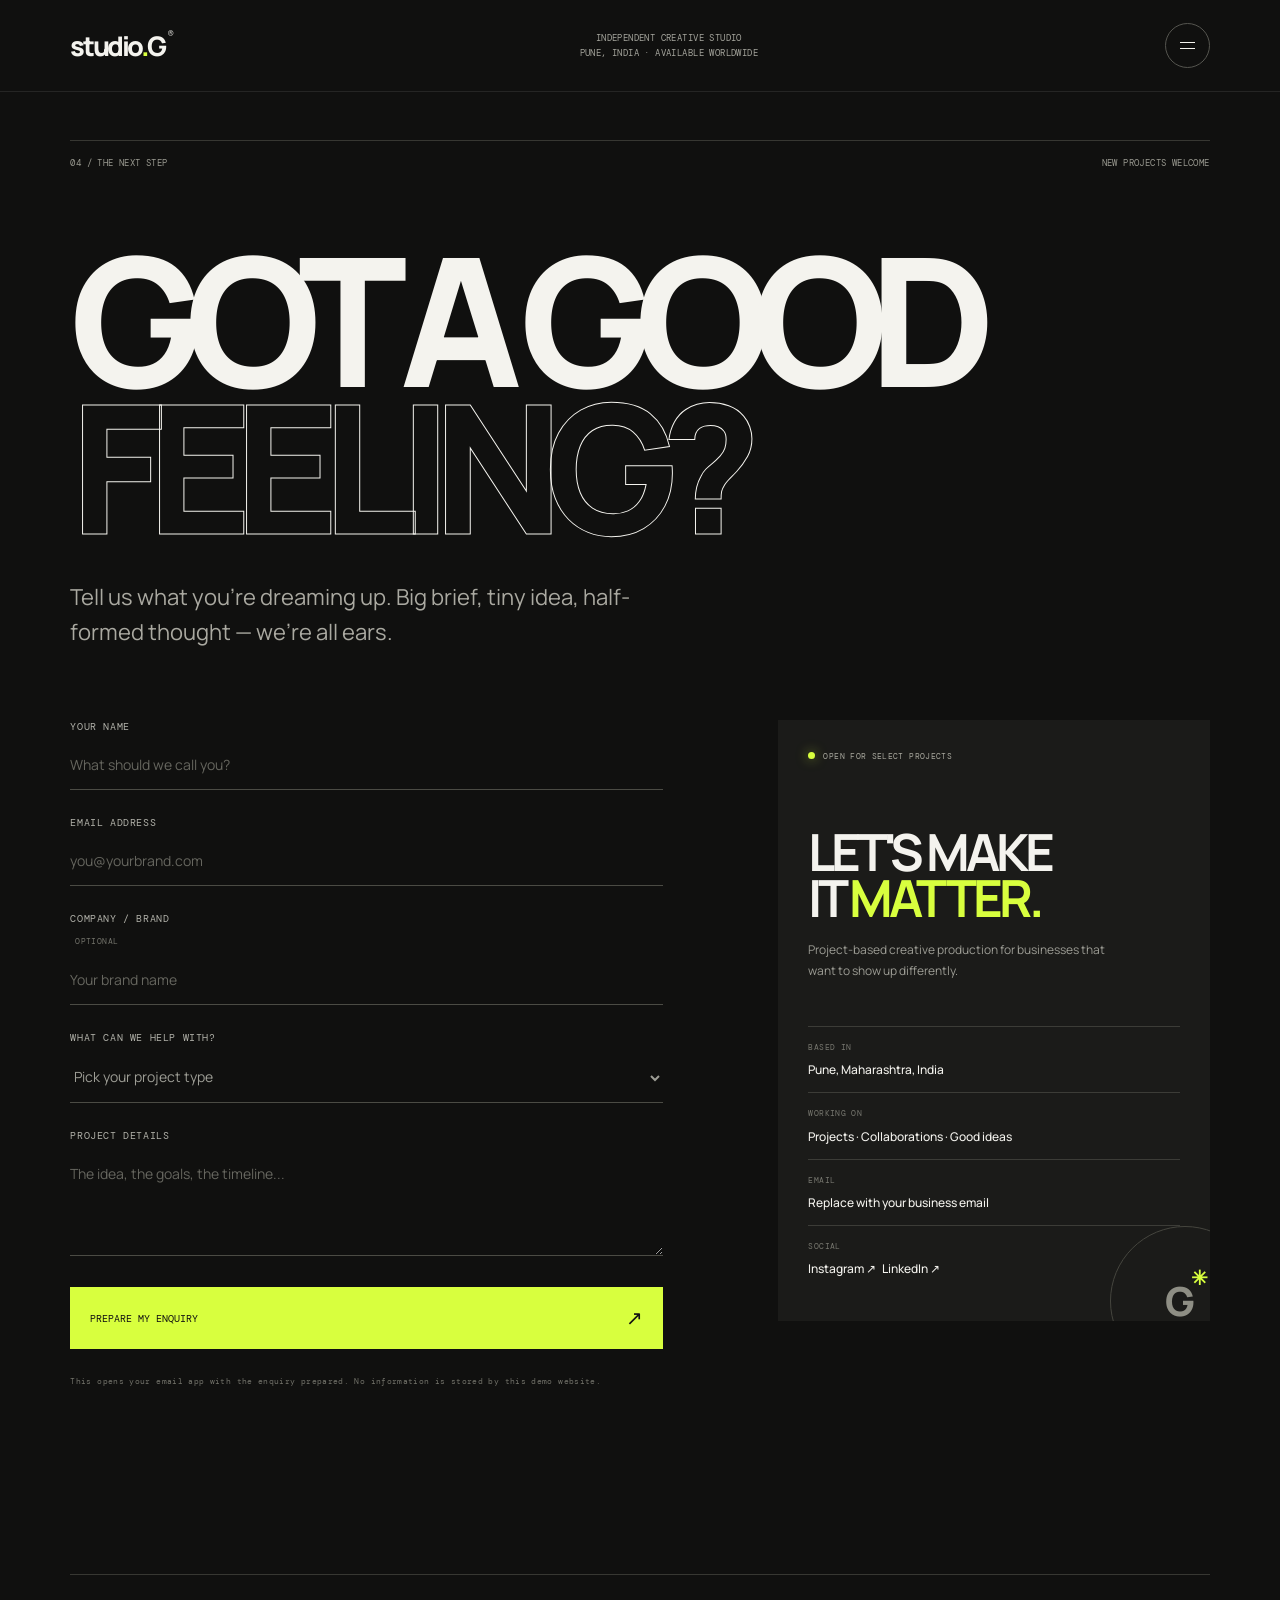
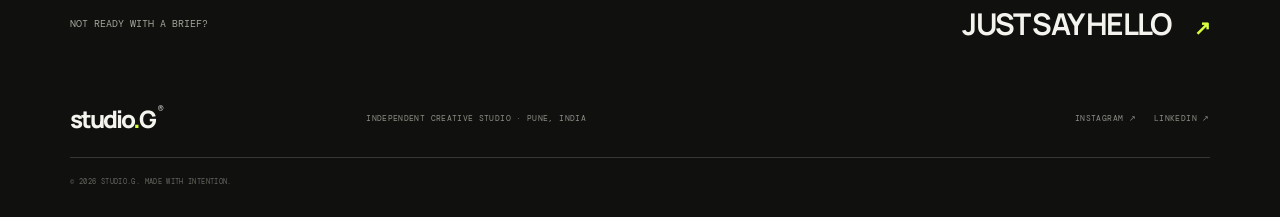
<file: contact.html>
<!doctype html><html lang="en"><head><meta charset="utf-8"><meta name="viewport" content="width=device-width,initial-scale=1"><meta name="theme-color" content="#10100f"><title>Start a Project — Studio.G®</title><link rel="preconnect" href="https://fonts.googleapis.com"><link href="https://fonts.googleapis.com/css2?family=DM+Mono:wght@400;500&family=Manrope:wght@400;500;600;700;800&display=swap" rel="stylesheet"><link rel="stylesheet" href="styles.css"></head><body class="inner-page"><header class="nav"><a class="logo" href="index.html">studio<span>.</span>G<sup>®</sup></a><div class="navmeta">INDEPENDENT CREATIVE STUDIO<br>PUNE, INDIA · AVAILABLE WORLDWIDE</div><button class="menu-toggle" aria-label="Open menu"><span></span><span></span></button><nav class="menu"><a href="work.html">Selected work <sup>01</sup></a><a href="services.html">What we do <sup>02</sup></a><a href="studio.html">The studio <sup>03</sup></a><a href="contact.html">Start a project <sup>04</sup></a><div class="menu-foot">GOOD IDEAS. MADE REAL. <span>© STUDIO.G 2026</span></div></nav></header><main class="page-main contact-main"><div class="page-kicker"><span>04 / THE NEXT STEP</span><span>NEW PROJECTS WELCOME</span></div><h1 class="page-title">GOT A GOOD<br><span class="outline-word">FEELING?</span></h1><p class="page-lede">Tell us what you're dreaming up. Big brief, tiny idea, half-formed thought — we're all ears.</p><div class="contact-layout"><form class="contact-form" id="project-form"><label>YOUR NAME<input name="name" placeholder="What should we call you?" required></label><label>EMAIL ADDRESS<input type="email" name="email" placeholder="you@yourbrand.com" required></label><label>COMPANY / BRAND <span class="optional">OPTIONAL</span><input name="company" placeholder="Your brand name"></label><label>WHAT CAN WE HELP WITH?<select name="service" required><option value="" disabled selected>Pick your project type</option><option>Content creation / cinematic film</option><option>Product shoot</option><option>Event shoot / aftermovie</option><option>Social media marketing / promotion</option><option>Website design & development</option><option>A little bit of everything</option><option>Something else</option></select></label><label>PROJECT DETAILS<textarea name="details" rows="4" placeholder="The idea, the goals, the timeline..." required></textarea></label><button class="submit-button" type="submit">PREPARE MY ENQUIRY <span>↗</span></button><p class="form-note">This opens your email app with the enquiry prepared. No information is stored by this demo website.</p><div class="form-status" aria-live="polite"></div></form><aside class="contact-aside"><div class="contact-aside-top"><span class="live-dot"></span><span>OPEN FOR SELECT PROJECTS</span></div><h2>LET'S MAKE<br>IT <span class="lime-text">MATTER.</span></h2><p>Project-based creative production for businesses that want to show up differently.</p><div class="contact-line"><span>BASED IN</span><strong>Pune, Maharashtra, India</strong></div><div class="contact-line"><span>WORKING ON</span><strong>Projects · Collaborations · Good ideas</strong></div><div class="contact-line"><span>EMAIL</span><strong>Replace with your business email</strong></div><div class="contact-line"><span>SOCIAL</span><strong>Instagram ↗ &nbsp; LinkedIn ↗</strong></div><div class="contact-orbit">G<span>✳</span></div></aside></div><section class="bottom-cta"><span>NOT READY WITH A BRIEF?</span><a href="mailto:hello@studio-g.example">JUST SAY HELLO <b>↗</b></a></section></main><footer class="footer"><a class="logo" href="index.html">studio<span>.</span>G<sup>®</sup></a><span>INDEPENDENT CREATIVE STUDIO · PUNE, INDIA</span><div><a href="https://www.instagram.com/" target="_blank" rel="noreferrer">INSTAGRAM ↗</a><a href="https://www.linkedin.com/" target="_blank" rel="noreferrer">LINKEDIN ↗</a></div><small>© 2026 STUDIO.G. MADE WITH INTENTION.</small></footer><script src="app.js"></script></body></html>
</file>
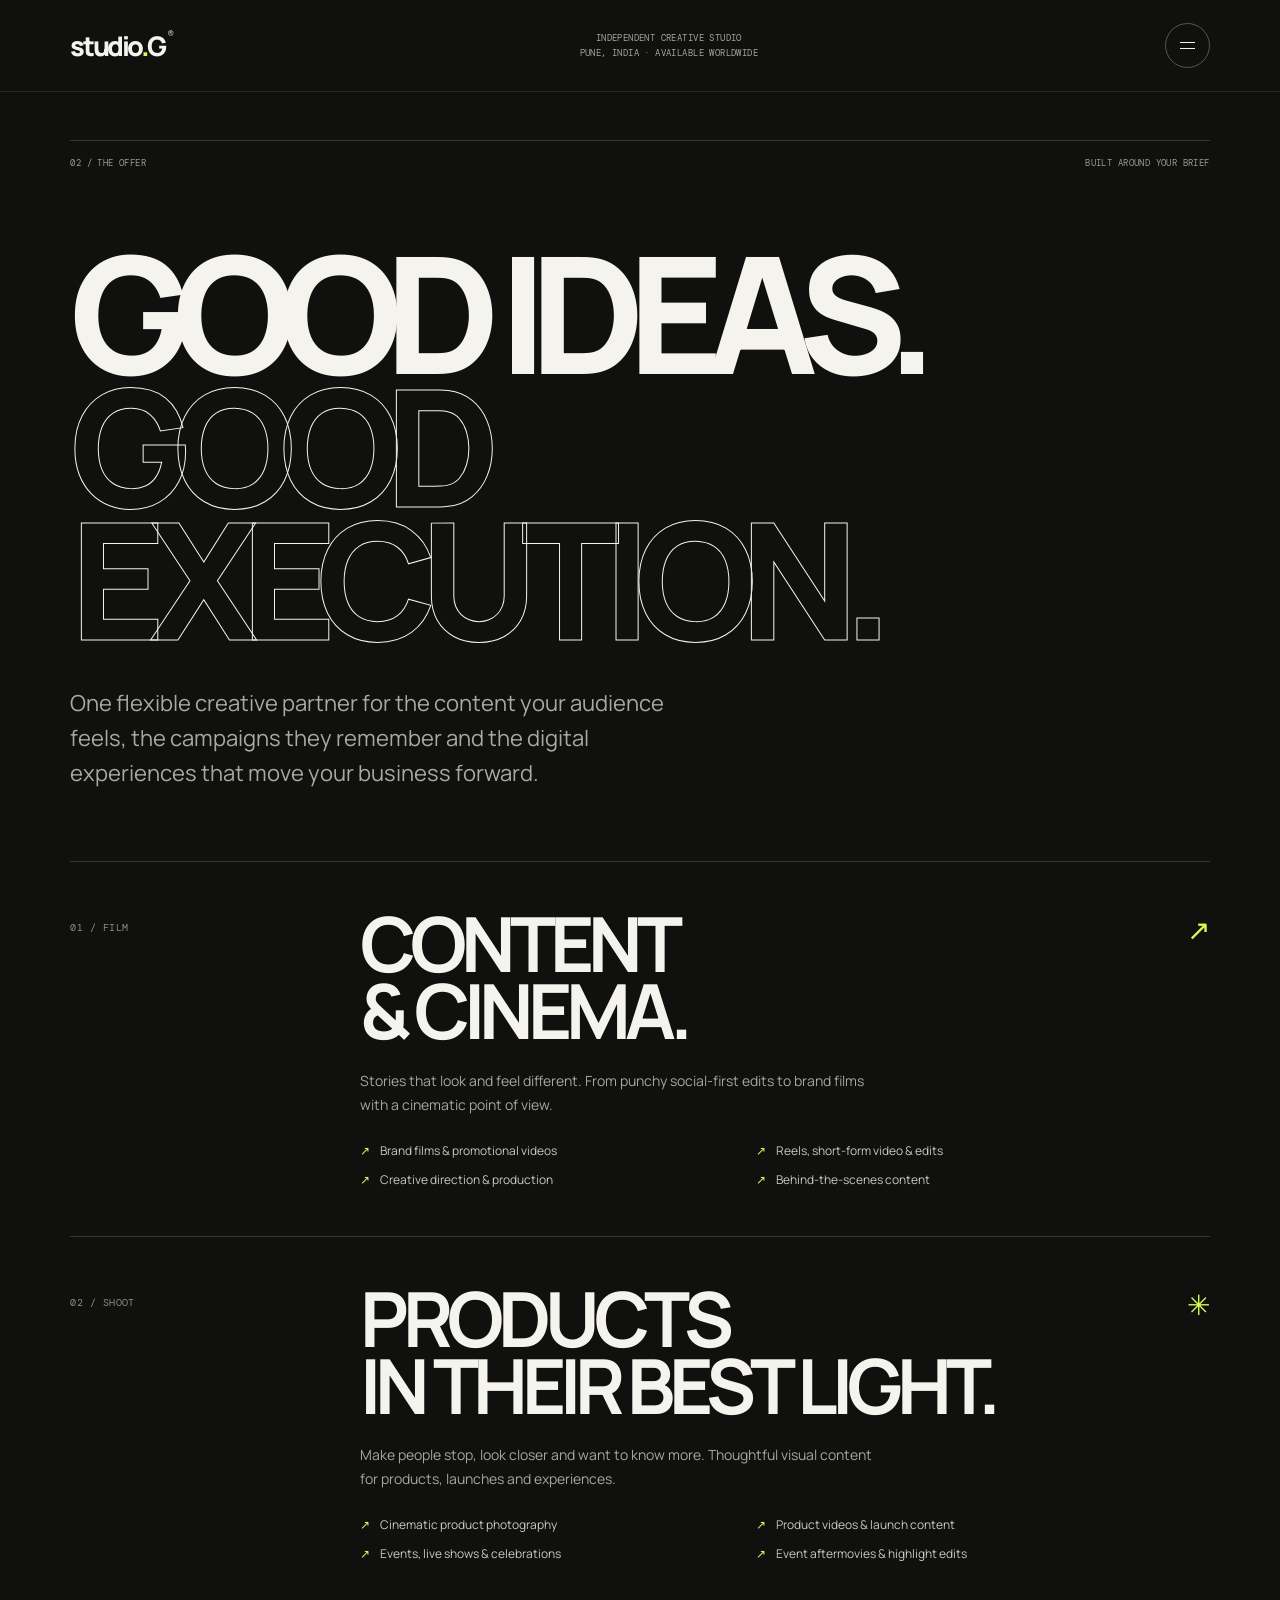
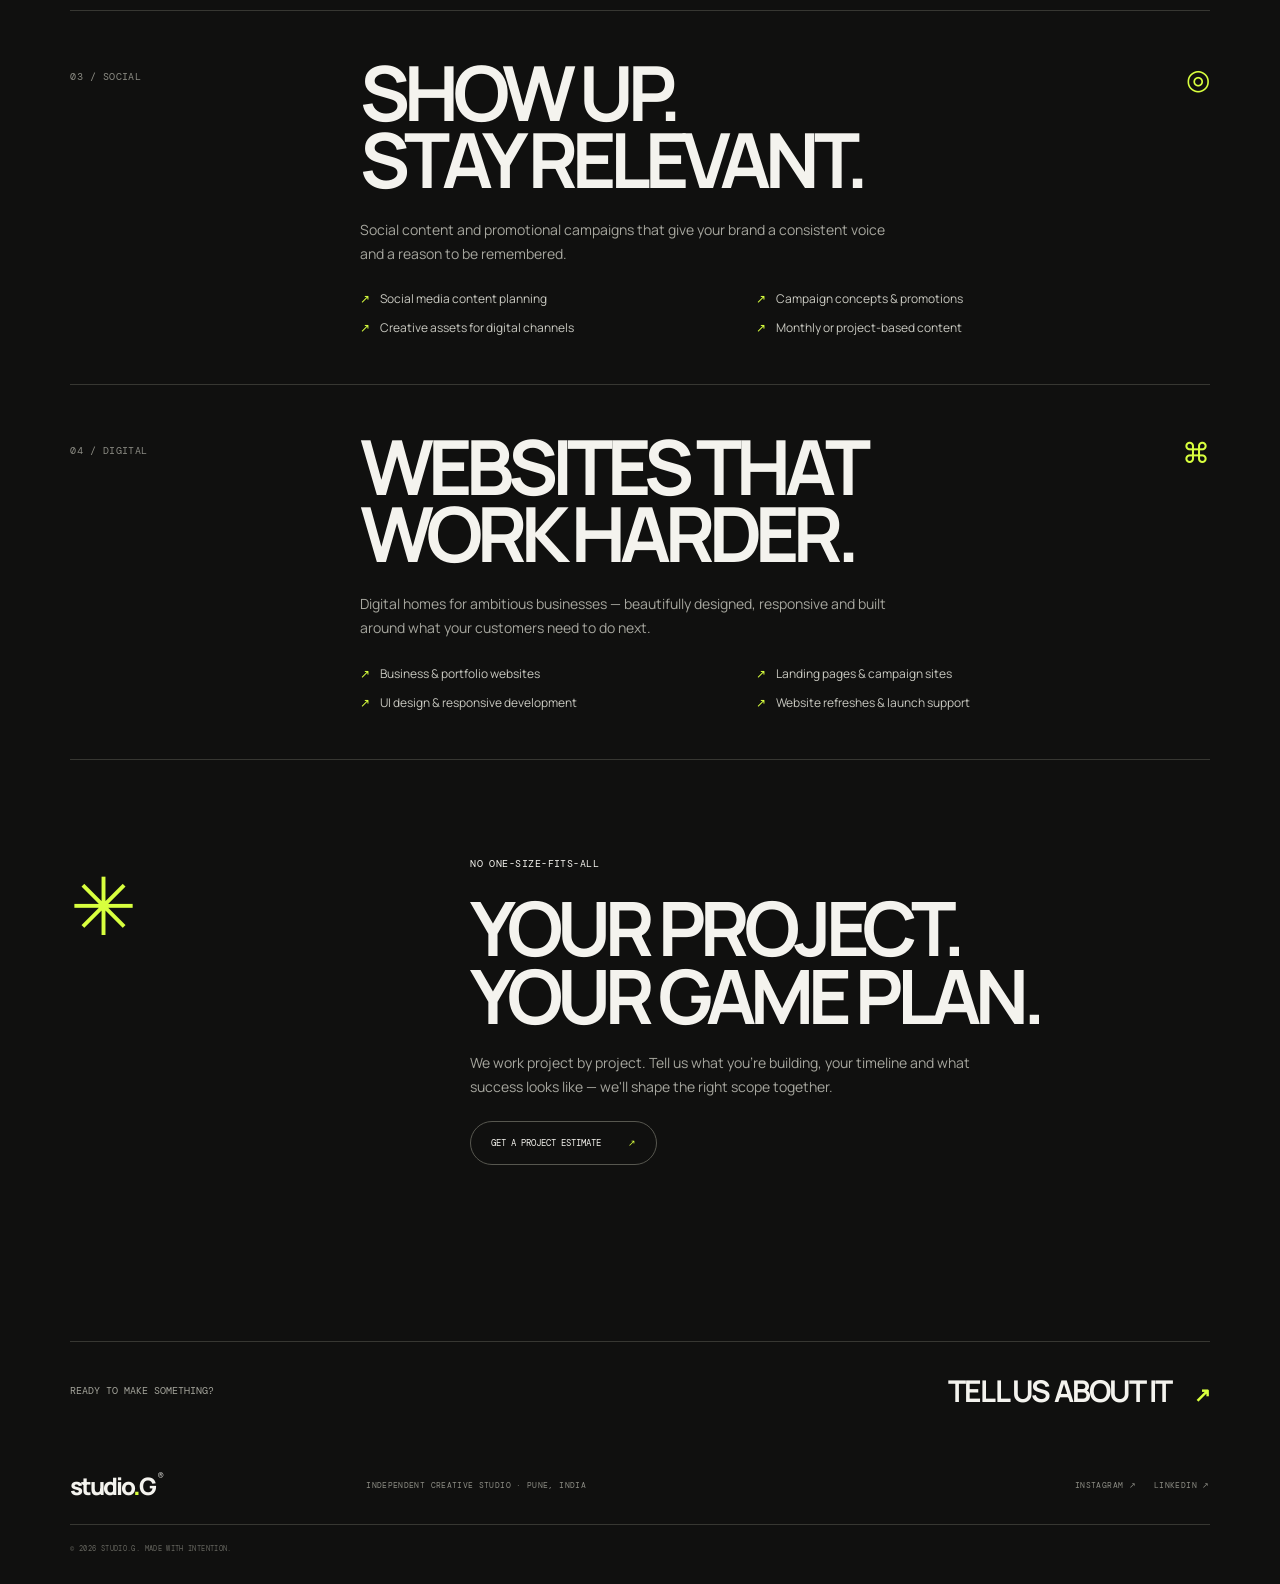
<file: services.html>
<!doctype html><html lang="en"><head><meta charset="utf-8"><meta name="viewport" content="width=device-width,initial-scale=1"><meta name="theme-color" content="#10100f"><title>What We Do — Studio.G®</title><link rel="preconnect" href="https://fonts.googleapis.com"><link href="https://fonts.googleapis.com/css2?family=DM+Mono:wght@400;500&family=Manrope:wght@400;500;600;700;800&display=swap" rel="stylesheet"><link rel="stylesheet" href="styles.css"></head><body class="inner-page"><header class="nav"><a class="logo" href="index.html">studio<span>.</span>G<sup>®</sup></a><div class="navmeta">INDEPENDENT CREATIVE STUDIO<br>PUNE, INDIA · AVAILABLE WORLDWIDE</div><button class="menu-toggle" aria-label="Open menu"><span></span><span></span></button><nav class="menu"><a href="work.html">Selected work <sup>01</sup></a><a href="services.html">What we do <sup>02</sup></a><a href="studio.html">The studio <sup>03</sup></a><a href="contact.html">Start a project <sup>04</sup></a><div class="menu-foot">GOOD IDEAS. MADE REAL. <span>© STUDIO.G 2026</span></div></nav></header><main class="page-main"><div class="page-kicker"><span>02 / THE OFFER</span><span>BUILT AROUND YOUR BRIEF</span></div><h1 class="page-title">GOOD IDEAS.<br><span class="outline-word">GOOD EXECUTION.</span></h1><p class="page-lede">One flexible creative partner for the content your audience feels, the campaigns they remember and the digital experiences that move your business forward.</p><section class="service-detail-list"><article><div class="service-num">01 / FILM</div><div><h2>CONTENT<br>& CINEMA.</h2><p>Stories that look and feel different. From punchy social-first edits to brand films with a cinematic point of view.</p><ul><li>Brand films & promotional videos</li><li>Reels, short-form video & edits</li><li>Creative direction & production</li><li>Behind-the-scenes content</li></ul></div><span class="service-icon">↗</span></article><article><div class="service-num">02 / SHOOT</div><div><h2>PRODUCTS<br>IN THEIR BEST LIGHT.</h2><p>Make people stop, look closer and want to know more. Thoughtful visual content for products, launches and experiences.</p><ul><li>Cinematic product photography</li><li>Product videos & launch content</li><li>Events, live shows & celebrations</li><li>Event aftermovies & highlight edits</li></ul></div><span class="service-icon">✳</span></article><article><div class="service-num">03 / SOCIAL</div><div><h2>SHOW UP.<br>STAY RELEVANT.</h2><p>Social content and promotional campaigns that give your brand a consistent voice and a reason to be remembered.</p><ul><li>Social media content planning</li><li>Campaign concepts & promotions</li><li>Creative assets for digital channels</li><li>Monthly or project-based content</li></ul></div><span class="service-icon">◎</span></article><article><div class="service-num">04 / DIGITAL</div><div><h2>WEBSITES THAT<br>WORK HARDER.</h2><p>Digital homes for ambitious businesses — beautifully designed, responsive and built around what your customers need to do next.</p><ul><li>Business & portfolio websites</li><li>Landing pages & campaign sites</li><li>UI design & responsive development</li><li>Website refreshes & launch support</li></ul></div><span class="service-icon">⌘</span></article></section><section class="pricing-note"><div class="pricing-star">✳</div><div><span class="eyebrow">NO ONE-SIZE-FITS-ALL</span><h2>YOUR PROJECT.<br>YOUR GAME PLAN.</h2><p>We work project by project. Tell us what you're building, your timeline and what success looks like — we'll shape the right scope together.</p><a class="pill-link" href="contact.html">GET A PROJECT ESTIMATE <span>↗</span></a></div></section><section class="bottom-cta"><span>READY TO MAKE SOMETHING?</span><a href="contact.html">TELL US ABOUT IT <b>↗</b></a></section></main><footer class="footer"><a class="logo" href="index.html">studio<span>.</span>G<sup>®</sup></a><span>INDEPENDENT CREATIVE STUDIO · PUNE, INDIA</span><div><a href="https://www.instagram.com/" target="_blank" rel="noreferrer">INSTAGRAM ↗</a><a href="https://www.linkedin.com/" target="_blank" rel="noreferrer">LINKEDIN ↗</a></div><small>© 2026 STUDIO.G. MADE WITH INTENTION.</small></footer><script src="app.js"></script></body></html>
</file>
<file: styles.css>
:root{--bg:#10100f;--panel:#191918;--text:#f4f3ee;--muted:#92928b;--line:#373732;--lime:#d8ff3e;--mono:'DM Mono',monospace;--sans:'Manrope',sans-serif}*{box-sizing:border-box}html{scroll-behavior:smooth;background:var(--bg)}body{margin:0;background:var(--bg);color:var(--text);font-family:var(--sans);overflow-x:hidden;cursor:none}a{color:inherit;text-decoration:none}button,input,textarea,select{font:inherit}button,a{-webkit-tap-highlight-color:transparent}::selection{background:var(--lime);color:#10100f}.cursor{width:13px;height:13px;border:1px solid var(--lime);border-radius:50%;position:fixed;z-index:2000;pointer-events:none;transform:translate(-50%,-50%);transition:width .2s,height .2s,background .2s;mix-blend-mode:difference}.cursor.active{width:44px;height:44px;background:#d8ff3e30}.preloader{position:fixed;inset:0;background:var(--lime);color:#10100f;z-index:1000;display:flex;flex-direction:column;align-items:center;justify-content:center;gap:18px;font-size:clamp(30px,6vw,74px);font-weight:800;letter-spacing:-.08em;transition:transform .8s cubic-bezier(.76,0,.24,1)}.preloader small{font:10px var(--mono);letter-spacing:.12em}.loadline{width:150px;height:2px;background:#10100f30;overflow:hidden}.loadline i{display:block;width:100%;height:100%;background:#10100f;transform:scaleX(0);transform-origin:left;animation:load 1s ease forwards}@keyframes load{to{transform:scaleX(1)}}.preloader.done{transform:translateY(-110%)}.nav{height:92px;padding:0 5.5vw;display:flex;align-items:center;justify-content:space-between;position:absolute;z-index:100;top:0;left:0;right:0;border-bottom:1px solid #ffffff16}.logo{font-weight:800;font-size:27px;letter-spacing:-.09em;white-space:nowrap}.logo span{color:var(--lime)}.logo sup{font:9px var(--mono);letter-spacing:0;vertical-align:top;margin-left:3px}.navmeta,.eyebrow,.section-label,.hero-caption,.hero-bottom,.fine-note,.footer,.page-kicker,.filters,.tile-top,.project-tile .tile-bottom>span,.orbit-controls,.service-num,.service-list small,.menu-foot,.contact-line>span,.form-note,.contact-aside-top,.optional{font:10px/1.65 var(--mono);letter-spacing:.045em}.navmeta{color:#a4a49c;text-align:center;font-size:9px}.menu-toggle{width:45px;height:45px;border:1px solid #55554f;border-radius:50%;background:transparent;display:flex;flex-direction:column;align-items:center;justify-content:center;gap:5px;cursor:none;z-index:120}.menu-toggle span{width:15px;height:1px;background:var(--text);transition:transform .3s}.menu-toggle.open span:first-child{transform:translateY(3px) rotate(45deg)}.menu-toggle.open span:last-child{transform:translateY(-3px) rotate(-45deg)}.menu{position:fixed;inset:0;background:var(--lime);color:#11110f;z-index:110;display:flex;flex-direction:column;justify-content:center;padding:9vw;gap:1px;clip-path:circle(0 at calc(100% - 80px) 45px);transition:clip-path .8s cubic-bezier(.76,0,.24,1);pointer-events:none}.menu.open{clip-path:circle(150% at calc(100% - 80px) 45px);pointer-events:auto}.menu>a{font-size:clamp(35px,7vw,90px);font-weight:700;letter-spacing:-.075em;border-bottom:1px solid #11112825;padding:7px 0;transition:padding .25s}.menu>a:hover{padding-left:20px}.menu>a sup{font:10px var(--mono);vertical-align:top;letter-spacing:0}.menu-foot{display:flex;justify-content:space-between;margin-top:45px;font-size:10px}.hero{padding:125px 5.5vw 28px;min-height:100vh}.hero-top,.hero-bottom{display:flex;justify-content:space-between;align-items:center}.eyebrow{font-size:10px}.live-dot{display:inline-block;width:7px;height:7px;background:var(--lime);border-radius:50%;margin-right:8px;box-shadow:0 0 12px #d8ff3e90}.hero-title{display:flex;justify-content:space-between;align-items:flex-end;padding:48px 0 35px}.hero h1,.page-title{font-size:clamp(70px,14.6vw,215px);line-height:.76;letter-spacing:-.105em;font-weight:800;margin:0;max-width:100%;position:relative}.outline-word{color:transparent;-webkit-text-stroke:1px #f4f3ee;position:relative}.asterisk{color:var(--lime);-webkit-text-stroke:0;font-size:.25em;display:inline-block;vertical-align:top;transform:translate(12px,-10px);animation:spin 14s linear infinite}@keyframes spin{to{transform:translate(12px,-10px) rotate(360deg)}}.hero-side{width:155px;flex-shrink:0;padding-bottom:5px}.hero-side p{font-size:13px;line-height:1.5;color:#b3b3ac;max-width:125px}.round-link{width:47px;height:47px;display:flex;align-items:center;justify-content:center;border-radius:50%;background:var(--lime);color:#111;font-size:23px;transition:transform .3s}.round-link:hover{transform:rotate(45deg)}.hero-visual{height:min(52vw,550px);min-height:300px;position:relative;overflow:hidden;background:#252522}.hero-visual>img{width:100%;height:100%;object-fit:cover;filter:brightness(.7) saturate(.75);animation:herozoom 12s ease-in-out infinite alternate}@keyframes herozoom{to{transform:scale(1.08)}}.hero-overlay{position:absolute;inset:0;background:linear-gradient(0deg,#10100fbc,transparent 48%),linear-gradient(90deg,#10100f44,transparent)}.hero-caption{position:absolute;bottom:24px;left:28px;right:28px;display:flex;justify-content:space-between;font-size:9px}.floating-stamp{position:absolute;right:8%;top:16%;width:120px;height:120px;border:1px solid #ffffff88;border-radius:50%;display:flex;align-items:center;justify-content:center;text-align:center;font:10px/1.5 var(--mono);transform:rotate(12deg);backdrop-filter:blur(5px)}.floating-stamp span{position:absolute;right:3px;top:18px;color:var(--lime);font-size:23px}.hero-bottom{padding-top:22px;color:#92928b;font-size:9px}.hero-bottom p{margin:0}.scroll-cue{color:var(--text)}.scroll-cue span{color:var(--lime);padding-left:12px}.section-pad{padding:115px 5.5vw}.section-label{display:flex;justify-content:space-between;color:#8e8e86;font-size:9px;border-top:1px solid var(--line);padding-top:15px}.intro{padding-bottom:140px}.manifesto{font-size:clamp(30px,5.6vw,78px);line-height:1.14;letter-spacing:-.07em;font-weight:600;max-width:1150px;margin:80px 0 50px}.manifesto em{font-family:Georgia,serif;font-weight:400}.lime-text{color:var(--lime)}.intro-bottom{display:grid;grid-template-columns:1fr 2fr 1fr;align-items:center;border-top:1px solid var(--line);padding-top:20px}.mini-mark{font-size:45px;font-weight:800;letter-spacing:-.1em}.mini-mark span{font-size:15px;color:var(--lime);vertical-align:top}.intro-bottom p{font-size:13px;line-height:1.6;color:#a9a9a1;max-width:320px}.text-link{font:10px var(--mono);letter-spacing:.05em;justify-self:end;border-bottom:1px solid #777;padding-bottom:10px;white-space:nowrap}.text-link span{color:var(--lime);padding-left:18px}.work-section{background:#171716;padding-top:100px;padding-bottom:100px}.work-heading{display:flex;align-items:flex-end;justify-content:space-between;margin:70px 0 20px}.work-heading h2,.services-teaser h2,.cta-band h2{font-size:clamp(58px,10vw,142px);line-height:.8;letter-spacing:-.095em;margin:0;font-weight:800}.orbit-wrap{position:relative;min-height:590px;display:flex;align-items:center;justify-content:center;overflow:hidden}.orbit{position:relative;width:min(72vw,620px);height:min(72vw,620px);min-width:310px;min-height:310px;border:1px solid #3b3b36;border-radius:50%;animation:orbitturn 70s linear infinite}.orbit:hover{animation-play-state:paused}.orbit-card{position:absolute;width:31%;height:38%;overflow:hidden;background:#262622;border:5px solid #171716;outline:1px solid #44443e;transition:filter .3s,scale .3s}.orbit-card img{width:100%;height:100%;object-fit:cover;filter:saturate(.75);transition:transform .5s}.orbit-card:hover{z-index:5;scale:1.08}.orbit-card:hover img{transform:scale(1.08)}.orbit-card span{position:absolute;bottom:0;left:0;right:0;padding:8px 6px;background:#10100fd9;font:7px var(--mono);letter-spacing:.04em}.card-one{top:-3%;left:34%;transform:rotate(-9deg)}.card-two{top:20%;right:-5%;transform:rotate(9deg)}.card-three{bottom:-2%;right:18%;transform:rotate(-6deg)}.card-four{bottom:6%;left:4%;transform:rotate(9deg)}.card-five{top:14%;left:-5%;transform:rotate(-8deg)}.orbit-core{position:absolute;inset:29%;border:1px solid #3d3d37;border-radius:50%;display:flex;align-items:center;justify-content:center;flex-direction:column;text-align:center;font-size:clamp(18px,2.7vw,32px);font-weight:800;letter-spacing:-.08em;animation:orbitreverse 70s linear infinite;background:#171716e8}.orbit-core span{font:7px var(--mono);letter-spacing:.05em;color:#8f8f87;margin-top:8px}.orbit-core b{color:var(--lime);font-size:20px;margin-top:15px}@keyframes orbitturn{to{transform:rotate(360deg)}}@keyframes orbitreverse{to{transform:rotate(-360deg)}}.orbit-note{position:absolute;left:2%;top:18%;font:9px/1.7 var(--mono);color:#a6a69e}.orbit-note span{color:var(--lime);font-size:20px;display:block;margin-top:10px}.orbit-controls{display:flex;align-items:center;justify-content:space-between;color:#999990}.orbit-controls button{width:38px;height:38px;border:1px solid #56564f;background:transparent;color:var(--text);border-radius:50%;font-size:18px;margin:0 5px;cursor:none}.orbit-controls button:hover{background:var(--lime);color:#111;border-color:var(--lime)}.fine-note{font-size:8px;color:#7c7c74;margin-top:35px}.services-teaser{padding-top:115px;padding-bottom:120px}.services-teaser h2{margin:70px 0}.service-list{border-top:1px solid var(--line)}.service-list>a{display:grid;grid-template-columns:.5fr 2fr 2fr 30px;align-items:center;gap:15px;padding:24px 0;border-bottom:1px solid var(--line);transition:padding .3s,color .3s}.service-list>a:hover{padding-left:15px;color:var(--lime)}.service-list>a>span{font:10px var(--mono);color:#888}.service-list strong{font-size:clamp(15px,2vw,24px);letter-spacing:-.05em}.service-list small{font-size:9px;color:#92928a}.service-list b{font-size:22px;font-weight:400}.services-foot{display:flex;justify-content:space-between;align-items:center;margin-top:35px}.services-foot p{color:#a2a29a;font-size:12px;line-height:1.5}.pill-link{border:1px solid #57574f;border-radius:50px;padding:15px 20px;font:9px var(--mono);transition:background .25s,color .25s}.pill-link span{color:var(--lime);padding-left:22px}.pill-link:hover{background:var(--lime);color:#10100f}.pill-link:hover span{color:#10100f}.cta-band{position:relative;overflow:hidden;background:var(--lime);color:#11110f;padding:110px 8vw 100px}.cta-band .eyebrow{display:block;margin-bottom:45px}.cta-band h2{font-size:clamp(65px,12vw,165px);position:relative;z-index:1}.cta-band .outline-word{-webkit-text-stroke-color:#111}.cta-spark{position:absolute;right:14%;top:15%;font-size:80px;animation:spin 20s linear infinite}.cta-button{position:relative;z-index:2;display:inline-flex;gap:50px;align-items:center;margin-top:45px;padding:18px 24px;background:#111;color:var(--text);border-radius:50px;font:10px var(--mono)}.cta-button span{color:var(--lime);font-size:18px}.cta-orb{position:absolute;width:350px;height:350px;border:1px solid #1112;border-radius:50%;right:-100px;bottom:-230px;box-shadow:0 0 0 30px #11105,0 0 0 60px #11104,0 0 0 90px #11103}.footer{padding:30px 5.5vw;display:grid;grid-template-columns:1fr 2fr 1fr;gap:22px;align-items:center;color:#8c8c84;font-size:8px}.footer .logo{color:var(--text);font:800 24px var(--sans);letter-spacing:-.09em}.footer>div{display:flex;gap:18px;justify-content:flex-end}.footer small{grid-column:1/-1;border-top:1px solid var(--line);padding-top:18px;color:#66665f}.page-main{padding:140px 5.5vw 0}.page-kicker{display:flex;justify-content:space-between;color:#999990;font-size:9px;border-top:1px solid var(--line);padding-top:15px}.page-title{font-size:clamp(65px,12.7vw,175px);margin:75px 0 40px;line-height:.82}.page-lede{font-size:clamp(16px,2vw,22px);line-height:1.6;color:#aaa9a1;max-width:600px;margin:0 0 70px}.filters{display:flex;gap:25px;align-items:center;border-top:1px solid var(--line);border-bottom:1px solid var(--line);padding:18px 0;flex-wrap:wrap}.filter{border:0;background:transparent;color:#85857d;padding:0;cursor:none;font:10px var(--mono)}.filter.active,.filter:hover{color:var(--lime)}.filter span{font-size:8px;vertical-align:top}.project-grid{display:grid;grid-template-columns:1fr 1fr;gap:18px;margin-top:25px}.project-tile{position:relative;min-height:430px;height:38vw;max-height:570px;overflow:hidden;background:#242421}.project-tile.tall{height:52vw;max-height:700px;grid-row:span 2}.project-tile.wide{grid-column:span 2;height:43vw;max-height:600px}.project-tile img{width:100%;height:100%;object-fit:cover;filter:brightness(.75) saturate(.75);transition:transform .8s cubic-bezier(.2,.7,.2,1),filter .4s}.project-tile:hover img{transform:scale(1.05);filter:brightness(.9) saturate(.95)}.tile-top{position:absolute;top:20px;left:20px;right:20px;display:flex;justify-content:space-between;font-size:8px}.tile-bottom{position:absolute;left:24px;right:24px;bottom:23px;display:flex;align-items:flex-end;justify-content:space-between}.tile-bottom h2{font-size:clamp(35px,5vw,75px);line-height:.83;letter-spacing:-.08em;margin:0}.project-tile .tile-bottom>span{font-size:23px}.bottom-cta{margin-top:100px;padding:28px 0;border-top:1px solid var(--line);display:flex;justify-content:space-between;align-items:center;font:10px var(--mono);color:#a4a49b}.bottom-cta a{font:700 clamp(17px,3vw,30px) var(--sans);letter-spacing:-.06em;color:var(--text)}.bottom-cta b{font-size:20px;color:var(--lime);margin-left:20px}.service-detail-list{border-top:1px solid var(--line)}.service-detail-list article{display:grid;grid-template-columns:1fr 3fr 40px;gap:30px;padding:48px 0;border-bottom:1px solid var(--line)}.service-num{color:#8c8c84;padding-top:10px}.service-detail-list h2{font-size:clamp(36px,6vw,76px);line-height:.88;letter-spacing:-.08em;margin:0 0 25px}.service-detail-list article>div:nth-child(2)>p{color:#a6a69e;font-size:14px;line-height:1.7;max-width:530px}.service-detail-list ul{list-style:none;padding:0;margin:25px 0 0;display:grid;grid-template-columns:1fr 1fr;gap:12px;color:#c9c9c1;font-size:12px}.service-detail-list li:before{content:'↗';color:var(--lime);margin-right:10px}.service-icon{font-size:28px;color:var(--lime);justify-self:end}.pricing-note{display:grid;grid-template-columns:1fr 2fr;gap:30px;padding:90px 0}.pricing-star{font-size:80px;color:var(--lime);animation:spin 25s linear infinite;align-self:start}.pricing-note h2{font-size:clamp(38px,6vw,75px);line-height:.9;letter-spacing:-.08em;margin:22px 0}.pricing-note p{max-width:500px;color:#a6a69e;line-height:1.7;font-size:14px;margin-bottom:30px}.studio-image{height:52vw;max-height:650px;min-height:300px;position:relative;overflow:hidden;margin:30px 0 90px}.studio-image img{width:100%;height:100%;object-fit:cover;filter:brightness(.68) saturate(.65)}.studio-image span{position:absolute;bottom:25px;left:25px;font:9px var(--mono)}.studio-copy{padding-bottom:80px}.studio-copy .manifesto{margin-top:60px}.studio-body{max-width:550px;margin-left:auto;color:#a4a49c;font-size:15px;line-height:1.8}.process{padding:60px 0 100px}.process-grid{display:grid;grid-template-columns:repeat(4,1fr);gap:22px;margin-top:45px}.process-grid article{border-top:1px solid #5b5b53;padding-top:15px}.process-grid article>span{font:10px var(--mono);color:var(--lime)}.process-grid h3{font-size:17px;letter-spacing:-.04em;margin:35px 0 12px}.process-grid p{font-size:12px;line-height:1.7;color:#9c9c94}.values-band{display:flex;justify-content:space-between;gap:15px;flex-wrap:wrap;background:var(--lime);color:#10100f;padding:28px 5vw;font-size:clamp(15px,2.6vw,30px);font-weight:800;letter-spacing:-.06em}.values-band b{font-size:18px}.contact-main .page-title{font-size:clamp(75px,14vw,190px)}.contact-layout{display:grid;grid-template-columns:1.1fr .8fr;gap:9vw;padding-bottom:60px}.contact-form{display:flex;flex-direction:column;gap:26px}.contact-form label{display:flex;flex-direction:column;gap:10px;font:10px var(--mono);color:#b1b1a9;letter-spacing:.06em}.contact-form input,.contact-form textarea,.contact-form select{width:100%;background:transparent;color:var(--text);border:0;border-bottom:1px solid #4b4b44;padding:12px 0 15px;border-radius:0;outline:0;font:14px var(--sans);resize:vertical}.contact-form input:focus,.contact-form textarea:focus,.contact-form select:focus{border-color:var(--lime)}.contact-form input::placeholder,.contact-form textarea::placeholder{color:#66665f}.contact-form select{color:#9d9d95}.contact-form select option{background:#191918;color:var(--text)}.optional{color:#73736b;font-size:8px;margin-left:5px}.submit-button{display:flex;justify-content:space-between;align-items:center;background:var(--lime);color:#111;border:0;padding:18px 20px;font:10px var(--mono);cursor:none;margin-top:5px}.submit-button span{font-size:20px}.form-note{color:#73736b;font-size:8px;margin:0}.form-status{color:var(--lime);font-size:12px;line-height:1.6}.contact-aside{background:#1b1b19;padding:30px;position:relative;overflow:hidden;align-self:start;min-height:550px}.contact-aside-top{font-size:8px;color:#aaa99f}.contact-aside h2{font-size:clamp(36px,4vw,57px);letter-spacing:-.08em;line-height:.9;margin:65px 0 20px}.contact-aside>p{font-size:12px;line-height:1.7;color:#9d9d95;max-width:300px;margin-bottom:45px}.contact-line{border-top:1px solid #3c3c37;padding:14px 0;display:flex;flex-direction:column;gap:7px}.contact-line>span{font-size:8px;color:#77776f}.contact-line strong{font-size:12px;font-weight:500}.contact-orbit{position:absolute;right:-50px;bottom:-55px;width:150px;height:150px;border:1px solid #45453e;border-radius:50%;display:flex;align-items:center;justify-content:center;font-size:40px;font-weight:800;letter-spacing:-.1em;color:#8e8e84}.contact-orbit span{color:var(--lime);font-size:20px;align-self:flex-start;margin-top:37px}.inner-page .footer{margin-top:0}@media(max-width:700px){body{cursor:auto}.cursor{display:none}.nav{height:75px;padding:0 5vw}.navmeta{display:none}.menu-toggle,.orbit-controls button,.filter,.submit-button{cursor:pointer}.hero{padding:105px 5vw 22px;min-height:auto}.hero-title{padding:45px 0 28px;display:block}.hero h1{font-size:clamp(64px,17vw,125px)}.hero-side{display:flex;width:auto;align-items:center;justify-content:space-between;padding-top:20px}.hero-side p{max-width:220px}.hero-visual{height:110vw;min-height:370px}.floating-stamp{width:90px;height:90px;font-size:8px}.hero-caption{left:15px;right:15px;bottom:15px;font-size:7px;gap:10px}.hero-bottom{font-size:8px;gap:10px}.hero-bottom p:nth-child(2){display:none}.section-pad{padding:75px 5vw}.section-label{font-size:7px;gap:12px}.manifesto{font-size:clamp(31px,8vw,50px);margin:50px 0 35px}.intro-bottom{grid-template-columns:50px 1fr;gap:10px}.intro-bottom p{font-size:11px}.intro-bottom .text-link{grid-column:2;justify-self:start;margin-top:10px}.work-heading{margin:50px 0 10px;align-items:flex-end;gap:10px}.work-heading h2,.services-teaser h2{font-size:clamp(50px,12vw,85px)}.work-heading .text-link{font-size:8px}.orbit-wrap{min-height:390px}.orbit{width:82vw;height:82vw;min-width:290px;min-height:290px}.orbit-note{left:0;top:3%;font-size:7px}.orbit-card{border-width:3px}.orbit-card span{font-size:5px;padding:5px 3px}.orbit-controls{font-size:8px}.services-teaser h2{margin:50px 0}.service-list>a{grid-template-columns:25px 1fr 20px;gap:10px;padding:20px 0}.service-list strong{font-size:15px}.service-list small{grid-column:2;font-size:8px}.service-list b{grid-column:3;grid-row:1/3}.services-foot{gap:15px;align-items:flex-start}.services-foot p{font-size:10px}.pill-link{font-size:8px;padding:13px}.cta-band{padding:80px 5vw}.cta-band h2{font-size:clamp(57px,13vw,95px)}.cta-spark{font-size:45px;right:8%}.cta-button{margin-top:35px}.footer{padding:25px 5vw;grid-template-columns:1fr 1fr;gap:15px}.footer>span{grid-column:1/-1;grid-row:2}.footer>div{grid-column:1/-1;justify-content:flex-start;grid-row:3}.footer small{grid-row:4}.page-main{padding:110px 5vw 0}.page-title{font-size:clamp(60px,13vw,105px);margin:55px 0 30px}.page-lede{font-size:16px;margin-bottom:45px}.filters{gap:15px}.filter{font-size:8px}.project-grid{grid-template-columns:1fr;gap:12px}.project-tile,.project-tile.tall,.project-tile.wide{grid-column:auto;grid-row:auto;height:110vw;min-height:360px;max-height:530px}.tile-bottom h2{font-size:clamp(48px,12vw,70px)}.bottom-cta{margin-top:65px;gap:20px;align-items:flex-start;flex-direction:column}.bottom-cta a{font-size:22px}.service-detail-list article{grid-template-columns:1fr 25px;gap:15px;padding:35px 0}.service-num{grid-column:1/-1}.service-detail-list h2{font-size:clamp(40px,10vw,60px)}.service-detail-list article>div:nth-child(2)>p{font-size:12px}.service-detail-list ul{grid-template-columns:1fr;gap:10px;font-size:11px}.service-icon{grid-column:2;grid-row:2}.pricing-note{grid-template-columns:40px 1fr;gap:15px;padding:60px 0}.pricing-star{font-size:35px}.pricing-note h2{font-size:42px}.pricing-note p{font-size:12px}.studio-image{height:100vw;margin:25px 0 60px}.studio-copy .manifesto{margin-top:45px}.studio-body{font-size:13px}.process{padding:40px 0 70px}.process-grid{grid-template-columns:1fr 1fr;gap:25px 15px}.process-grid h3{margin:22px 0 8px}.process-grid p{font-size:11px}.values-band{padding:22px 5vw}.contact-main .page-title{font-size:clamp(68px,15vw,115px)}.contact-layout{grid-template-columns:1fr;gap:45px}.contact-aside{min-height:500px;padding:23px}.contact-aside h2{margin-top:45px}.menu{padding:12vw 7vw}.menu>a{font-size:clamp(34px,9vw,65px)}.menu-foot{font-size:8px;gap:10px}.fine-note{font-size:7px}}@media(prefers-reduced-motion:reduce){*,*:before,*:after{animation-duration:.01ms!important;animation-iteration-count:1!important;scroll-behavior:auto!important;transition-duration:.01ms!important}}

.reveal-ready{opacity:0;transform:translateY(22px);transition:opacity .8s ease,transform .8s cubic-bezier(.2,.7,.2,1)}.reveal-ready.revealed{opacity:1;transform:translateY(0)}
</file>
